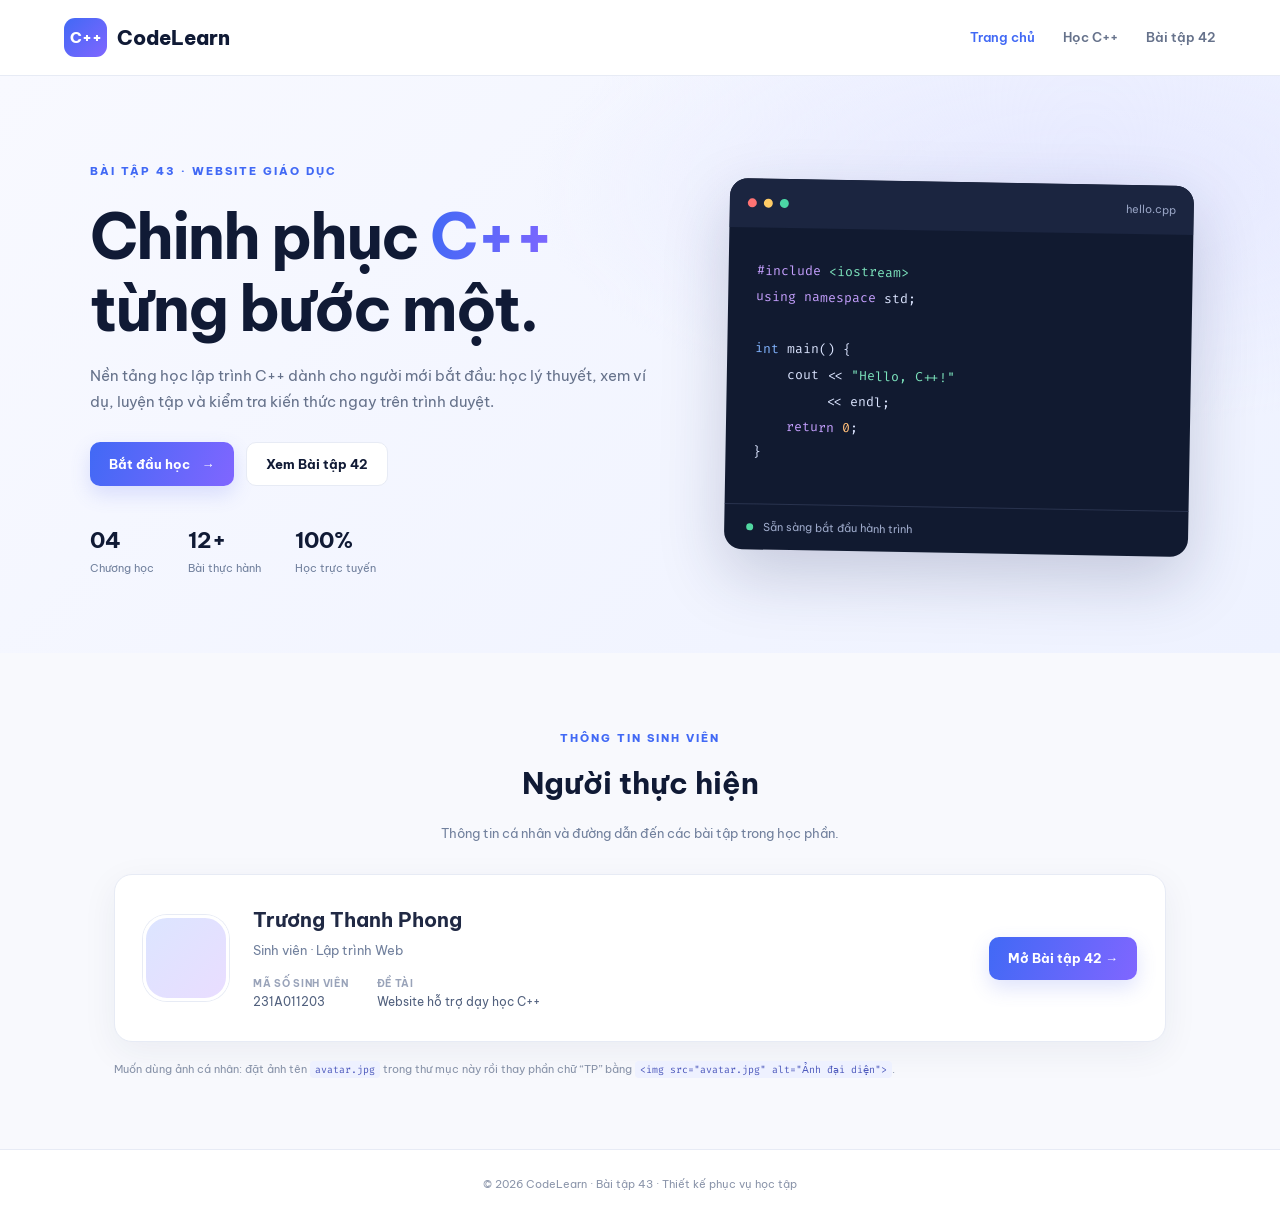
<file: 231A011203_bt43/index.html>
<!DOCTYPE html>
<html lang="vi">
<head>
<meta charset="UTF-8"><meta name="viewport" content="width=device-width, initial-scale=1.0">
<title>Trương Thanh Phong | Học lập trình C++</title>
<link rel="stylesheet" href="style.css">
</head>
<body class="home-page">
<header class="topbar"><a class="brand" href="index.html"><span class="brand-mark">C++</span> CodeLearn</a><nav><a class="active" href="index.html">Trang chủ</a><a href="cpp.html">Học C++</a><a href="bt42.html">Bài tập 42</a></nav></header>
<main class="hero-wrap">
  <section class="hero">
    <div class="hero-copy"><span class="eyebrow">BÀI TẬP 43 · WEBSITE GIÁO DỤC</span>
      <h1>Chinh phục <span>C++</span><br>từng bước một.</h1>
      <p>Nền tảng học lập trình C++ dành cho người mới bắt đầu: học lý thuyết, xem ví dụ, luyện tập và kiểm tra kiến thức ngay trên trình duyệt.</p>
      <div class="hero-actions"><a class="btn primary" href="cpp.html">Bắt đầu học <span>→</span></a><a class="btn secondary" href="bt42.html">Xem Bài tập 42</a></div>
      <div class="stats"><div><strong>04</strong><small>Chương học</small></div><div><strong>12+</strong><small>Bài thực hành</small></div><div><strong>100%</strong><small>Học trực tuyến</small></div></div>
    </div>
    <div class="code-card"><div class="code-head"><span></span><span></span><span></span><small>hello.cpp</small></div><pre><span class="purple">#include</span> <span class="green">&lt;iostream&gt;</span>
<span class="purple">using namespace</span> std;

<span class="blue">int</span> main() {
    cout &lt;&lt; <span class="green">"Hello, C++!"</span>
         &lt;&lt; endl;
    <span class="purple">return</span> <span class="orange">0</span>;
}</pre><div class="code-footer"><span class="status-dot"></span> Sẵn sàng bắt đầu hành trình</div></div>
  </section>
</main>
<section class="profile-section">
  <div class="section-heading"><span class="eyebrow">THÔNG TIN SINH VIÊN</span><h2>Người thực hiện</h2><p>Thông tin cá nhân và đường dẫn đến các bài tập trong học phần.</p></div>
  <div class="profile-card"><div class="avatar" aria-label=&lt;img src="avatar.jpg" alt="Ảnh đại diện"&gt;
</section></div><div class="profile-info"><h3>Trương Thanh Phong</h3><p class="muted">Sinh viên · Lập trình Web</p><div class="profile-meta"><span><b>Mã số sinh viên</b>231A011203</span><span><b>Đề tài</b>Website hỗ trợ dạy học C++</span></div></div><a class="btn primary" href="bt42.html">Mở Bài tập 42 →</a></div>
  <p class="hint">Muốn dùng ảnh cá nhân: đặt ảnh tên <code>avatar.jpg</code> trong thư mục này rồi thay phần chữ “TP” bằng <code>&lt;img src="avatar.jpg" alt="Ảnh đại diện"&gt;</code>.</p>
</section>
<footer>© 2026 CodeLearn · Bài tập 43 · Thiết kế phục vụ học tập</footer>
</body></html>
</file>
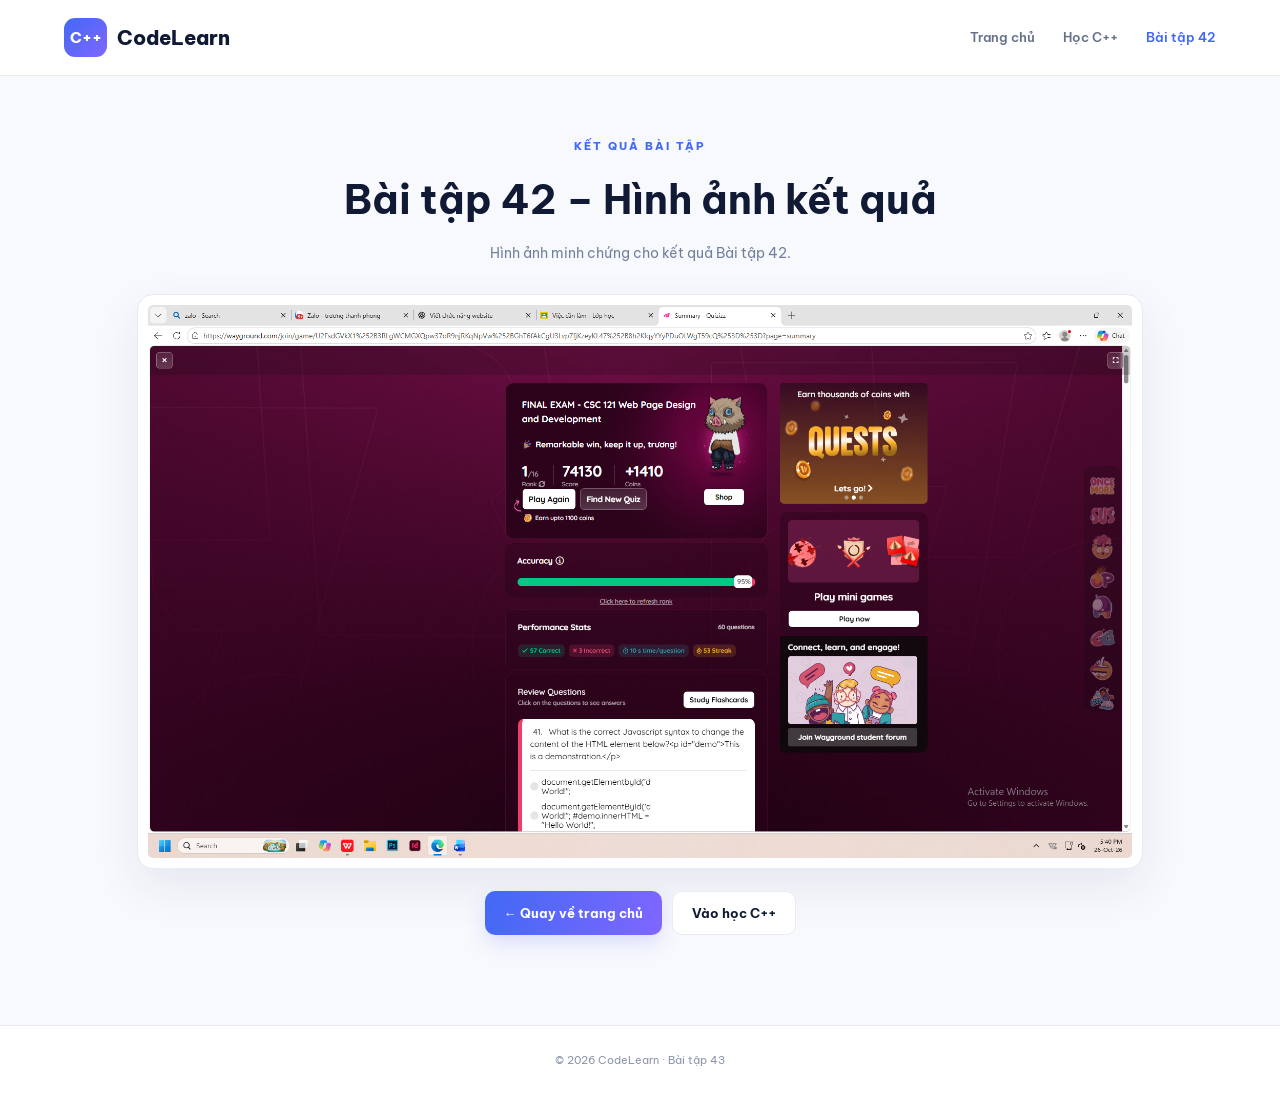
<file: 231A011203_bt43/bt42.html>
<!DOCTYPE html>
<html lang="vi">
<head>
<meta charset="UTF-8">
<meta name="viewport" content="width=device-width, initial-scale=1.0">
<title>Kết quả Bài tập 42 | CodeLearn</title>
<link rel="stylesheet" href="style.css">
<style>
.image-page{max-width:1050px;margin:55px auto 90px;padding:0 22px;text-align:center}
.image-page h1{color:#101a35;font-size:clamp(28px,4vw,40px);margin:8px 0}
.image-page .intro{color:#71809d;font-size:14px;margin:0 auto 28px;max-width:650px}
.result-image{display:block;width:100%;height:auto;max-height:78vh;object-fit:contain;margin:0 auto;background:#fff;border:1px solid #e7ebf5;border-radius:16px;padding:10px;box-shadow:0 18px 45px #1b2a5614}
.image-missing{max-width:700px;margin:24px auto;padding:28px;border:2px dashed #cbd3e8;border-radius:14px;background:#fff;color:#66728b}
.image-missing b{display:block;color:#202944;margin-bottom:8px}
.image-actions{margin:22px 0;display:flex;gap:10px;justify-content:center;flex-wrap:wrap}
</style>
</head>
<body>
<header class="topbar">
  <a class="brand" href="index.html"><span class="brand-mark">C++</span> CodeLearn</a>
  <nav><a href="index.html">Trang chủ</a><a href="cpp.html">Học C++</a><a class="active" href="bt42.html">Bài tập 42</a></nav>
</header>
<main class="image-page">
  <span class="eyebrow">KẾT QUẢ BÀI TẬP</span>
  <h1>Bài tập 42 – Hình ảnh kết quả</h1>
  <p class="intro">Hình ảnh minh chứng cho kết quả Bài tập 42.</p>
  <img class="result-image" src="bt42.jpg.png" alt="Hình ảnh kết quả Bài tập 42"
       onerror="this.style.display='none';document.getElementById('missing').style.display='block';">
  <div id="missing" class="image-missing" style="display:none">
    <b>Chưa tìm thấy ảnh Bài tập 42.</b>
    Hãy chép ảnh kết quả của bạn vào cùng thư mục với <code>bt42.html</code> và đặt tên là <code>bt42.jpg</code>.<br>
    Nếu ảnh là PNG, hãy đổi dòng <code>src="bt42.jpg"</code> thành <code>src="bt42.png"</code>.
  </div>
  <div class="image-actions">
    <a class="btn primary" href="index.html">← Quay về trang chủ</a>
    <a class="btn secondary" href="cpp.html">Vào học C++</a>
  </div>
</main>
<footer>© 2026 CodeLearn · Bài tập 43</footer>
</body>
</html>
</file>
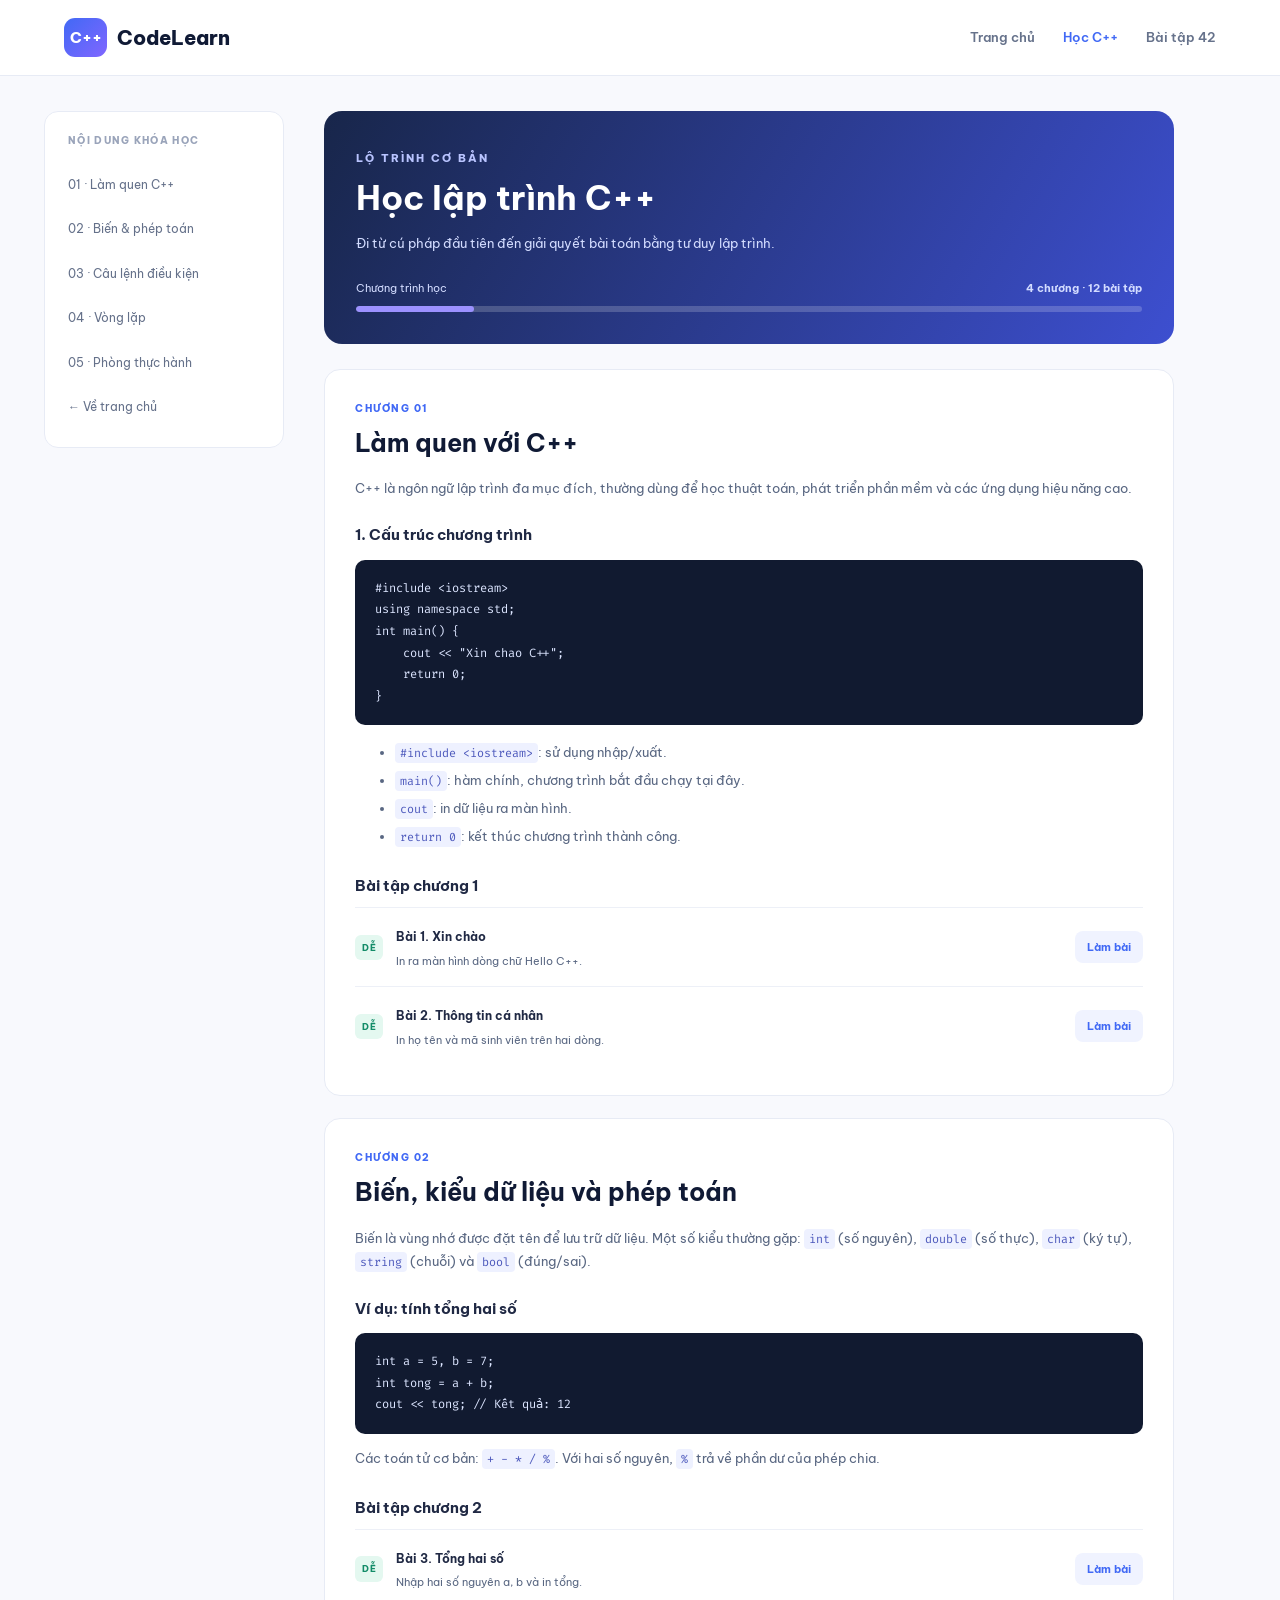
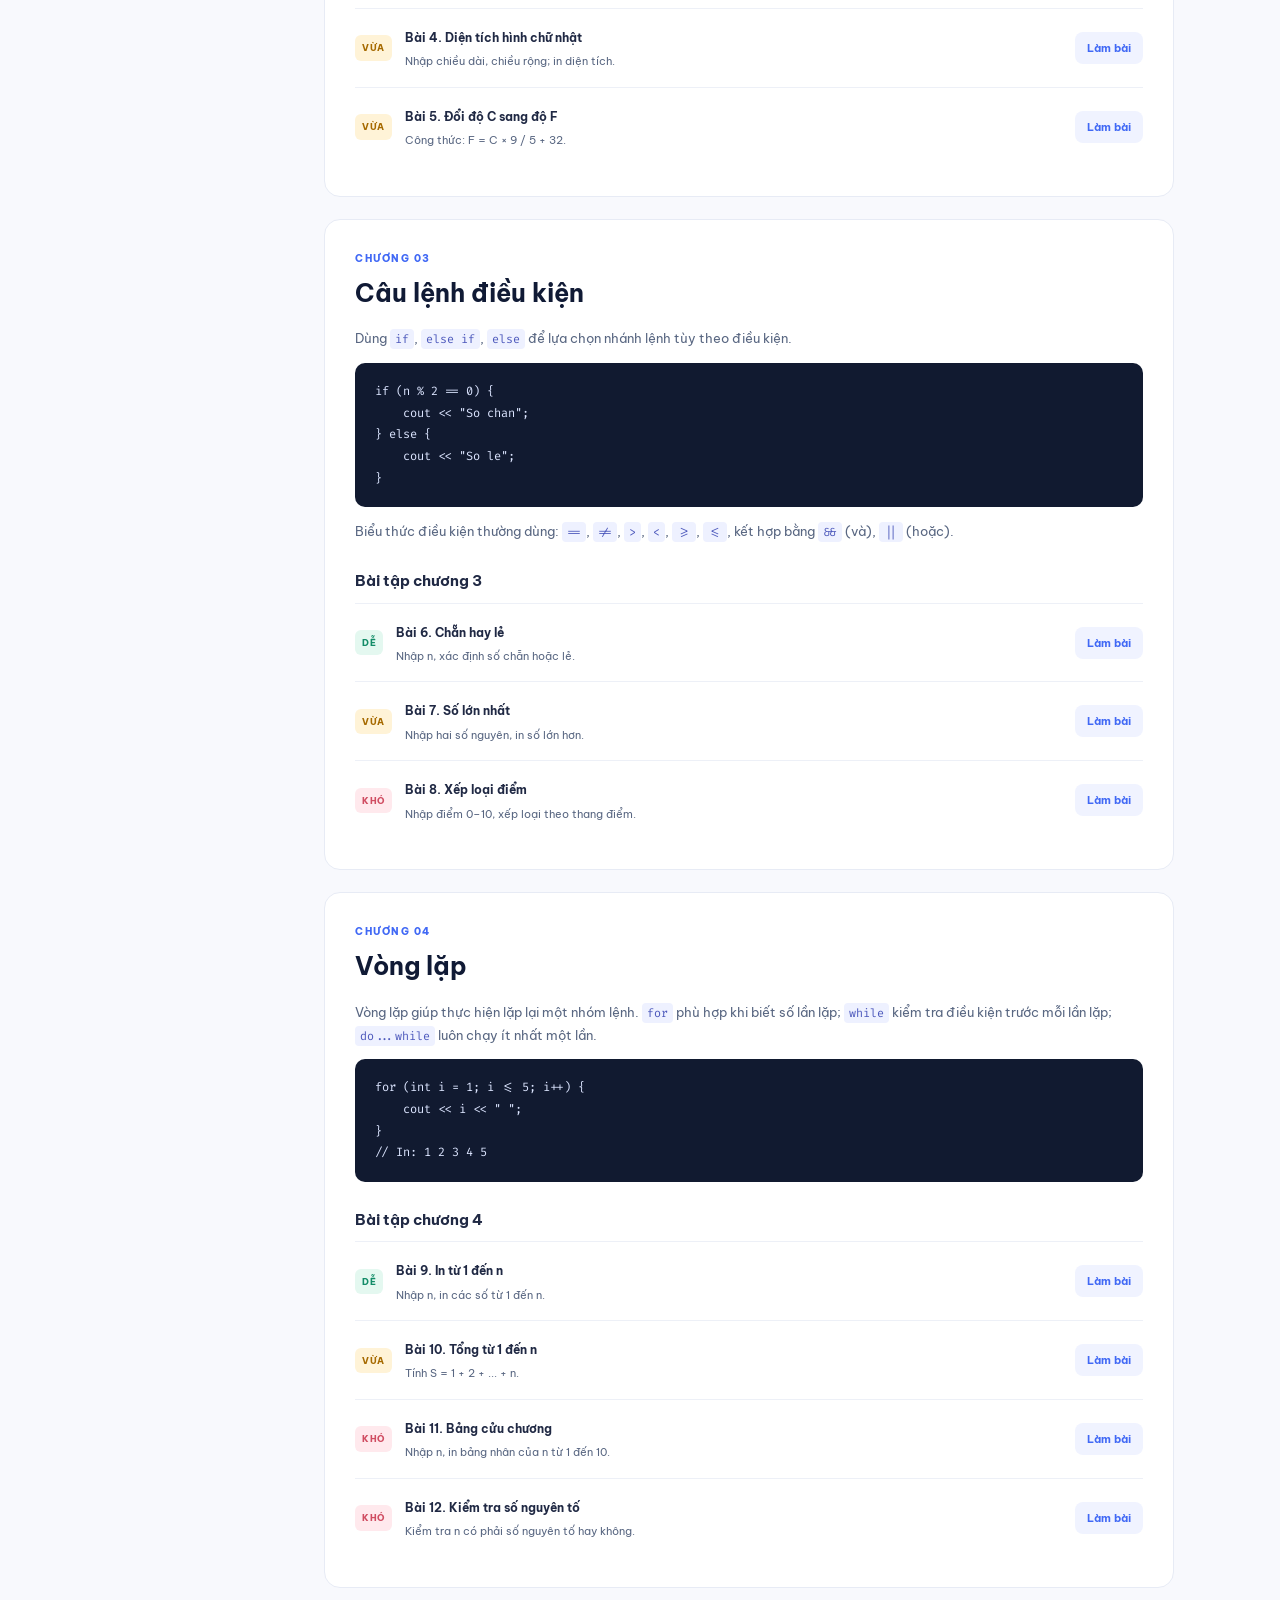
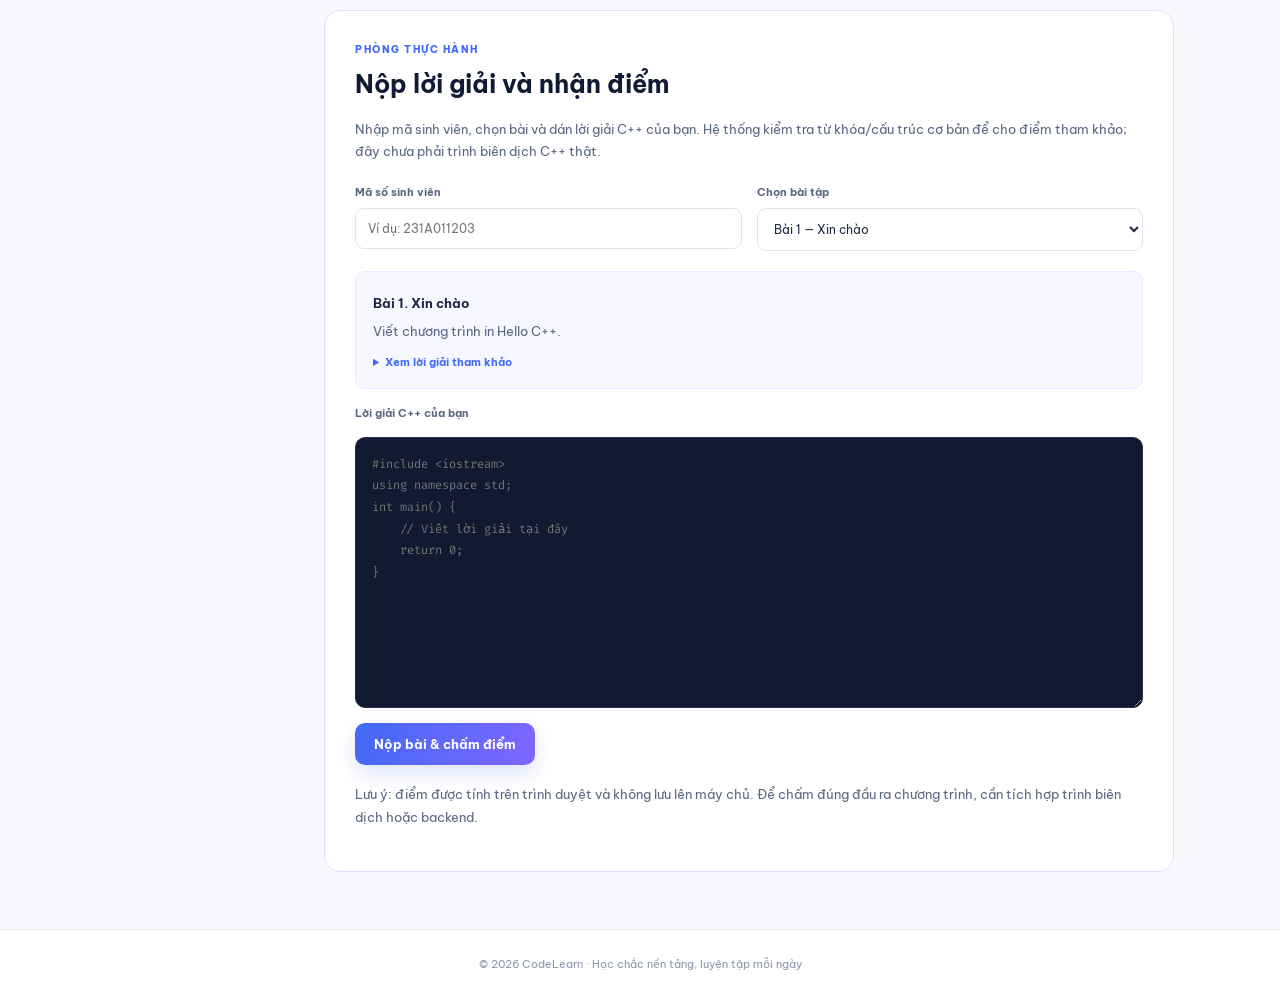
<file: 231A011203_bt43/cpp.html>
<!DOCTYPE html>
<html lang="vi"><head><meta charset="UTF-8"><meta name="viewport" content="width=device-width, initial-scale=1.0"><title>Học lập trình C++ | CodeLearn</title><link rel="stylesheet" href="style.css"></head>
<body><header class="topbar"><a class="brand" href="index.html"><span class="brand-mark">C++</span> CodeLearn</a><nav><a href="index.html">Trang chủ</a><a class="active" href="cpp.html">Học C++</a><a href="bt42.html">Bài tập 42</a></nav></header>
<div class="course-layout"><aside class="sidebar"><div class="side-title">NỘI DUNG KHÓA HỌC</div><a href="#chuong1">01 · Làm quen C++</a><a href="#chuong2">02 · Biến & phép toán</a><a href="#chuong3">03 · Câu lệnh điều kiện</a><a href="#chuong4">04 · Vòng lặp</a><a href="#thuchanh">05 · Phòng thực hành</a><a href="index.html">← Về trang chủ</a></aside>
<main class="course-main"><div class="course-banner"><span class="eyebrow">LỘ TRÌNH CƠ BẢN</span><h1>Học lập trình C++</h1><p>Đi từ cú pháp đầu tiên đến giải quyết bài toán bằng tư duy lập trình.</p><div class="progress-label"><span>Chương trình học</span><b>4 chương · 12 bài tập</b></div><div class="progress"><span></span></div></div>
<section class="chapter" id="chuong1"><div class="chapter-number">CHƯƠNG 01</div><h2>Làm quen với C++</h2><p>C++ là ngôn ngữ lập trình đa mục đích, thường dùng để học thuật toán, phát triển phần mềm và các ứng dụng hiệu năng cao.</p><h3>1. Cấu trúc chương trình</h3><pre class="snippet">#include &lt;iostream&gt;
using namespace std;
int main() {
    cout &lt;&lt; "Xin chao C++";
    return 0;
}</pre><ul><li><code>#include &lt;iostream&gt;</code>: sử dụng nhập/xuất.</li><li><code>main()</code>: hàm chính, chương trình bắt đầu chạy tại đây.</li><li><code>cout</code>: in dữ liệu ra màn hình.</li><li><code>return 0</code>: kết thúc chương trình thành công.</li></ul><div class="exercise-list"><h3>Bài tập chương 1</h3><div class="exercise"><span class="level easy">DỄ</span><div><b>Bài 1. Xin chào</b><p>In ra màn hình dòng chữ Hello C++.</p></div><button onclick="loadExercise(1)">Làm bài</button></div><div class="exercise"><span class="level easy">DỄ</span><div><b>Bài 2. Thông tin cá nhân</b><p>In họ tên và mã sinh viên trên hai dòng.</p></div><button onclick="loadExercise(2)">Làm bài</button></div></div></section>
<section class="chapter" id="chuong2"><div class="chapter-number">CHƯƠNG 02</div><h2>Biến, kiểu dữ liệu và phép toán</h2><p>Biến là vùng nhớ được đặt tên để lưu trữ dữ liệu. Một số kiểu thường gặp: <code>int</code> (số nguyên), <code>double</code> (số thực), <code>char</code> (ký tự), <code>string</code> (chuỗi) và <code>bool</code> (đúng/sai).</p><h3>Ví dụ: tính tổng hai số</h3><pre class="snippet">int a = 5, b = 7;
int tong = a + b;
cout &lt;&lt; tong; // Kết quả: 12</pre><p>Các toán tử cơ bản: <code>+ - * / %</code>. Với hai số nguyên, <code>%</code> trả về phần dư của phép chia.</p><div class="exercise-list"><h3>Bài tập chương 2</h3><div class="exercise"><span class="level easy">DỄ</span><div><b>Bài 3. Tổng hai số</b><p>Nhập hai số nguyên a, b và in tổng.</p></div><button onclick="loadExercise(3)">Làm bài</button></div><div class="exercise"><span class="level medium">VỪA</span><div><b>Bài 4. Diện tích hình chữ nhật</b><p>Nhập chiều dài, chiều rộng; in diện tích.</p></div><button onclick="loadExercise(4)">Làm bài</button></div><div class="exercise"><span class="level medium">VỪA</span><div><b>Bài 5. Đổi độ C sang độ F</b><p>Công thức: F = C × 9 / 5 + 32.</p></div><button onclick="loadExercise(5)">Làm bài</button></div></div></section>
<section class="chapter" id="chuong3"><div class="chapter-number">CHƯƠNG 03</div><h2>Câu lệnh điều kiện</h2><p>Dùng <code>if</code>, <code>else if</code>, <code>else</code> để lựa chọn nhánh lệnh tùy theo điều kiện.</p><pre class="snippet">if (n % 2 == 0) {
    cout &lt;&lt; "So chan";
} else {
    cout &lt;&lt; "So le";
}</pre><p>Biểu thức điều kiện thường dùng: <code>==</code>, <code>!=</code>, <code>&gt;</code>, <code>&lt;</code>, <code>&gt;=</code>, <code>&lt;=</code>, kết hợp bằng <code>&amp;&amp;</code> (và), <code>||</code> (hoặc).</p><div class="exercise-list"><h3>Bài tập chương 3</h3><div class="exercise"><span class="level easy">DỄ</span><div><b>Bài 6. Chẵn hay lẻ</b><p>Nhập n, xác định số chẵn hoặc lẻ.</p></div><button onclick="loadExercise(6)">Làm bài</button></div><div class="exercise"><span class="level medium">VỪA</span><div><b>Bài 7. Số lớn nhất</b><p>Nhập hai số nguyên, in số lớn hơn.</p></div><button onclick="loadExercise(7)">Làm bài</button></div><div class="exercise"><span class="level hard">KHÓ</span><div><b>Bài 8. Xếp loại điểm</b><p>Nhập điểm 0–10, xếp loại theo thang điểm.</p></div><button onclick="loadExercise(8)">Làm bài</button></div></div></section>
<section class="chapter" id="chuong4"><div class="chapter-number">CHƯƠNG 04</div><h2>Vòng lặp</h2><p>Vòng lặp giúp thực hiện lặp lại một nhóm lệnh. <code>for</code> phù hợp khi biết số lần lặp; <code>while</code> kiểm tra điều kiện trước mỗi lần lặp; <code>do...while</code> luôn chạy ít nhất một lần.</p><pre class="snippet">for (int i = 1; i &lt;= 5; i++) {
    cout &lt;&lt; i &lt;&lt; " ";
}
// In: 1 2 3 4 5</pre><div class="exercise-list"><h3>Bài tập chương 4</h3><div class="exercise"><span class="level easy">DỄ</span><div><b>Bài 9. In từ 1 đến n</b><p>Nhập n, in các số từ 1 đến n.</p></div><button onclick="loadExercise(9)">Làm bài</button></div><div class="exercise"><span class="level medium">VỪA</span><div><b>Bài 10. Tổng từ 1 đến n</b><p>Tính S = 1 + 2 + ... + n.</p></div><button onclick="loadExercise(10)">Làm bài</button></div><div class="exercise"><span class="level hard">KHÓ</span><div><b>Bài 11. Bảng cửu chương</b><p>Nhập n, in bảng nhân của n từ 1 đến 10.</p></div><button onclick="loadExercise(11)">Làm bài</button></div><div class="exercise"><span class="level hard">KHÓ</span><div><b>Bài 12. Kiểm tra số nguyên tố</b><p>Kiểm tra n có phải số nguyên tố hay không.</p></div><button onclick="loadExercise(12)">Làm bài</button></div></div></section>
<section class="chapter practice" id="thuchanh"><div class="chapter-number">PHÒNG THỰC HÀNH</div><h2>Nộp lời giải và nhận điểm</h2><p>Nhập mã sinh viên, chọn bài và dán lời giải C++ của bạn. Hệ thống kiểm tra từ khóa/cấu trúc cơ bản để cho điểm tham khảo; đây chưa phải trình biên dịch C++ thật.</p><div class="form-grid"><label>Mã số sinh viên<input id="studentId" placeholder="Ví dụ: 231A011203"></label><label>Chọn bài tập<select id="exerciseSelect" onchange="updateExercise()"><option value="1">Bài 1 — Xin chào</option><option value="2">Bài 2 — Thông tin cá nhân</option><option value="3">Bài 3 — Tổng hai số</option><option value="4">Bài 4 — Diện tích hình chữ nhật</option><option value="5">Bài 5 — Đổi độ C sang độ F</option><option value="6">Bài 6 — Chẵn hay lẻ</option><option value="7">Bài 7 — Số lớn nhất</option><option value="8">Bài 8 — Xếp loại điểm</option><option value="9">Bài 9 — In từ 1 đến n</option><option value="10">Bài 10 — Tổng từ 1 đến n</option><option value="11">Bài 11 — Bảng cửu chương</option><option value="12">Bài 12 — Số nguyên tố</option></select></label></div><div class="task-box"><b id="taskTitle">Bài 1. Xin chào</b><p id="taskDesc">Viết chương trình in Hello C++.</p><details><summary>Xem lời giải tham khảo</summary><pre id="solution" class="snippet">#include &lt;iostream&gt;
using namespace std;
int main(){ cout &lt;&lt; "Hello C++"; return 0; }</pre></details></div><label class="code-label">Lời giải C++ của bạn<textarea id="answerCode" rows="11" spellcheck="false" placeholder="#include &lt;iostream&gt;&#10;using namespace std;&#10;int main() {&#10;    // Viết lời giải tại đây&#10;    return 0;&#10;}"></textarea></label><button class="btn primary" onclick="gradeAnswer()">Nộp bài & chấm điểm</button><div id="result" class="result" aria-live="polite"></div><p class="hint">Lưu ý: điểm được tính trên trình duyệt và không lưu lên máy chủ. Để chấm đúng đầu ra chương trình, cần tích hợp trình biên dịch hoặc backend.</p></section>
</main></div><footer>© 2026 CodeLearn · Học chắc nền tảng, luyện tập mỗi ngày</footer><script src="script.js"></script></body></html>
</file>
<file: 231A011203_bt43/style.css>
@import url('https://fonts.googleapis.com/css2?family=Be+Vietnam+Pro:wght@400;500;600;700;800&family=Fira+Code:wght@400;500&display=swap');
:root{--navy:#101a35;--blue:#4169f5;--purple:#8066ff;--ink:#202944;--muted:#71809d;--line:#e7ebf5;--pale:#f5f7ff;--white:#fff}
*{box-sizing:border-box}html{scroll-behavior:smooth;scroll-padding-top:24px}body{margin:0;font-family:'Be Vietnam Pro',Arial,sans-serif;color:var(--ink);background:#f8f9fd;line-height:1.7}a{color:inherit;text-decoration:none}.topbar{height:76px;background:#fff;border-bottom:1px solid var(--line);display:flex;align-items:center;justify-content:space-between;padding:0 max(5vw,24px);position:relative;z-index:5}.brand{font-weight:800;font-size:20px;display:flex;align-items:center;gap:10px;color:var(--navy)}.brand-mark{display:grid;place-items:center;background:linear-gradient(135deg,var(--blue),var(--purple));color:white;border-radius:11px;width:43px;height:39px;font-size:15px}.topbar nav{display:flex;gap:28px;font-size:13px;font-weight:600;color:#66728b}.topbar nav a:hover,.topbar nav a.active{color:var(--blue)}.hero-wrap{background:radial-gradient(ellipse at 85% 20%,#e5e8ff 0,transparent 36%),linear-gradient(135deg,#f8f9ff,#eef2ff);padding:80px 7vw 75px}.hero{max-width:1180px;margin:auto;display:grid;grid-template-columns:1.1fr .9fr;align-items:center;gap:70px}.eyebrow{color:var(--blue);font-size:11px;letter-spacing:2px;font-weight:800}.hero h1{font-size:clamp(38px,5vw,62px);line-height:1.16;letter-spacing:-2px;color:var(--navy);margin:18px 0}.hero h1 span{background:linear-gradient(100deg,var(--blue),var(--purple));-webkit-background-clip:text;background-clip:text;color:transparent}.hero-copy>p{max-width:560px;color:#66728b;font-size:15px}.hero-actions{display:flex;gap:12px;flex-wrap:wrap;margin-top:28px}.btn{display:inline-flex;align-items:center;justify-content:center;gap:12px;border:0;border-radius:10px;padding:13px 19px;font:700 13px 'Be Vietnam Pro';cursor:pointer;transition:.2s}.btn:hover{transform:translateY(-2px)}.primary{background:linear-gradient(110deg,var(--blue),var(--purple));color:white;box-shadow:0 8px 20px #5369ee30}.secondary{background:#fff;color:var(--navy);border:1px solid var(--line)}.stats{display:flex;gap:34px;margin-top:36px}.stats div{display:flex;flex-direction:column}.stats strong{font-size:22px;color:var(--navy)}.stats small{font-size:11px;color:var(--muted)}.code-card{background:#111a30;border-radius:18px;overflow:hidden;box-shadow:0 25px 65px #202b5b35;transform:rotate(1deg)}.code-head{height:49px;display:flex;align-items:center;gap:7px;padding:0 18px;background:#1b2540}.code-head>span{width:9px;height:9px;border-radius:50%;background:#ff7373}.code-head>span:nth-child(2){background:#ffcc66}.code-head>span:nth-child(3){background:#4bd7a5}.code-head small{margin-left:auto;color:#98a4c4;font-size:11px}.code-card pre{margin:0;padding:30px 28px 38px;color:#dce5ff;font:13px/2 'Fira Code',monospace;white-space:pre-wrap}.purple{color:#c6a0ff}.green{color:#7de5bd}.blue{color:#82b5ff}.orange{color:#ffbd78}.code-footer{border-top:1px solid #29334e;padding:13px 22px;color:#9da9c9;font-size:11px}.status-dot{display:inline-block;width:7px;height:7px;border-radius:50%;background:#51d7a1;margin-right:7px}.profile-section{max-width:1100px;margin:70px auto;padding:0 24px}.section-heading{text-align:center;margin-bottom:30px}.section-heading h2{font-size:30px;color:var(--navy);margin:8px 0}.section-heading p,.muted{color:var(--muted);font-size:13px}.profile-card{background:white;border:1px solid var(--line);border-radius:18px;padding:28px;display:flex;align-items:center;gap:24px;box-shadow:0 10px 35px #1b2a5610}.avatar{width:86px;height:86px;flex-shrink:0;border-radius:24px;background:linear-gradient(135deg,#dce5ff,#e9ddff);display:grid;place-items:center;font-size:30px;font-weight:800;color:#4a5bd0;border:3px solid white;box-shadow:0 0 0 1px var(--line)}.profile-info{flex:1}.profile-info h3{margin:0;font-size:20px}.profile-info p{margin:2px 0 14px}.profile-meta{display:flex;gap:28px;flex-wrap:wrap;font-size:12px}.profile-meta span{display:flex;flex-direction:column;color:#52617e}.profile-meta b{font-size:10px;text-transform:uppercase;letter-spacing:.7px;color:#99a3b9} .hint{font-size:11px;color:#8792a8;margin-top:18px}code{background:#eef1ff;color:#4d59bc;border-radius:4px;padding:2px 5px;font-family:'Fira Code',monospace;font-size:.9em}footer{text-align:center;padding:25px 16px;color:#8b95aa;font-size:11px;border-top:1px solid var(--line);background:#fff}
.course-layout{display:grid;grid-template-columns:240px minmax(0,850px);gap:40px;max-width:1240px;margin:35px auto;padding:0 24px;align-items:start}.sidebar{position:sticky;top:20px;background:white;border:1px solid var(--line);border-radius:14px;padding:20px 13px;display:flex;flex-direction:column;gap:4px}.side-title{font-size:10px;letter-spacing:1.3px;color:#9aa4ba;font-weight:800;padding:0 10px 12px}.sidebar a{font-size:12px;padding:10px;border-radius:8px;color:#65718a}.sidebar a:hover{background:#f0f2ff;color:var(--blue)}.course-main{min-width:0}.course-banner{padding:32px;background:linear-gradient(120deg,#18264a,#3d4fd0);border-radius:18px;color:white;margin-bottom:25px}.course-banner .eyebrow{color:#b9c4ff}.course-banner h1{font-size:34px;line-height:1.2;margin:8px 0}.course-banner p{color:#d3dcff;font-size:13px}.progress-label{display:flex;justify-content:space-between;font-size:11px;color:#d3dcff;margin-top:25px}.progress{height:6px;border-radius:10px;background:#ffffff30;margin-top:8px;overflow:hidden}.progress span{display:block;width:15%;height:100%;background:#9c91ff;border-radius:10px}.chapter{background:#fff;border:1px solid var(--line);border-radius:16px;padding:30px;margin-bottom:22px;scroll-margin-top:20px}.chapter-number{font-size:10px;font-weight:800;letter-spacing:1.5px;color:var(--blue)}.chapter h2{margin:5px 0 12px;font-size:25px;color:var(--navy)}.chapter h3{font-size:15px;margin:23px 0 9px}.chapter p,.chapter li{font-size:13px;color:#596782}.chapter li{margin:5px 0}.snippet{background:#111a30;color:#dce5ff;padding:18px 20px;border-radius:10px;overflow:auto;font:12px/1.8 'Fira Code',monospace}.exercise-list{margin-top:25px}.exercise{display:flex;align-items:center;gap:13px;padding:14px 0;border-top:1px solid #edf0f7}.exercise>div{flex:1}.exercise b{font-size:12px}.exercise p{font-size:11px;margin:2px 0}.exercise button{background:#f0f3ff;color:var(--blue);border:0;padding:9px 12px;border-radius:8px;font:700 11px 'Be Vietnam Pro';cursor:pointer}.level{font-size:9px;font-weight:800;letter-spacing:.5px;padding:5px 7px;border-radius:6px}.easy{color:#138c68;background:#e4f8f0}.medium{color:#a66a00;background:#fff3d7}.hard{color:#d04d62;background:#ffe9ed}.practice{border-color:#dbe1ff}.form-grid{display:grid;grid-template-columns:1fr 1fr;gap:15px;margin:20px 0}.form-grid label,.code-label{font-size:11px;font-weight:700;color:#596782;display:flex;flex-direction:column;gap:7px}.form-grid input,.form-grid select{width:100%;padding:12px;border:1px solid #dfe4f0;border-radius:9px;background:white;font:12px 'Be Vietnam Pro';color:var(--ink)}.task-box{padding:17px;background:#f6f7ff;border:1px solid #e6e9ff;border-radius:10px;margin:15px 0}.task-box>b{font-size:13px}.task-box p{margin:4px 0 10px}.task-box summary{font-size:11px;font-weight:700;color:var(--blue);cursor:pointer}.task-box pre{margin-bottom:0}.code-label textarea{width:100%;margin-top:7px;background:#111a30;color:#dce5ff;border:1px solid #29334e;border-radius:10px;padding:16px;font:12px/1.8 'Fira Code',monospace;resize:vertical}.practice>.btn{margin-top:15px}.result{display:none;margin-top:16px;padding:15px;border-radius:10px;background:#e8f8f1;color:#087a58;font-size:13px}.result.show{display:block}.result.error{background:#fff0f1;color:#bd344c}.placeholder-page{max-width:760px;margin:90px auto 120px;padding:0 24px;text-align:center}.placeholder-icon{margin:0 auto 20px;width:75px;height:75px;display:grid;place-items:center;background:linear-gradient(135deg,var(--blue),var(--purple));color:white;font-weight:800;font-size:23px;border-radius:22px}.placeholder-page h1{font-size:34px;color:var(--navy)}.placeholder-page p{font-size:14px;color:var(--muted);margin:15px auto 28px;max-width:600px}.placeholder-page .btn{margin:5px}
@media(max-width:850px){.hero{grid-template-columns:1fr;gap:38px}.hero-wrap{padding:55px 7vw}.code-card{max-width:560px}.course-layout{grid-template-columns:1fr}.sidebar{position:static;display:grid;grid-template-columns:1fr 1fr}.side-title{grid-column:1/-1}.profile-card{flex-wrap:wrap}.profile-card>.btn{margin-left:108px}}@media(max-width:560px){.topbar{height:auto;min-height:70px;align-items:flex-start;gap:14px;padding:15px 18px;flex-direction:column}.topbar nav{gap:18px;flex-wrap:wrap}.hero h1{letter-spacing:-1px}.stats{gap:22px}.profile-card{padding:20px;gap:15px}.profile-card>.btn{margin-left:0;width:100%}.profile-meta{gap:14px}.chapter{padding:21px}.form-grid{grid-template-columns:1fr}.exercise{align-items:flex-start;flex-wrap:wrap}.exercise>div{min-width:65%}.course-banner{padding:24px}.course-banner h1{font-size:29px}}
</file>
